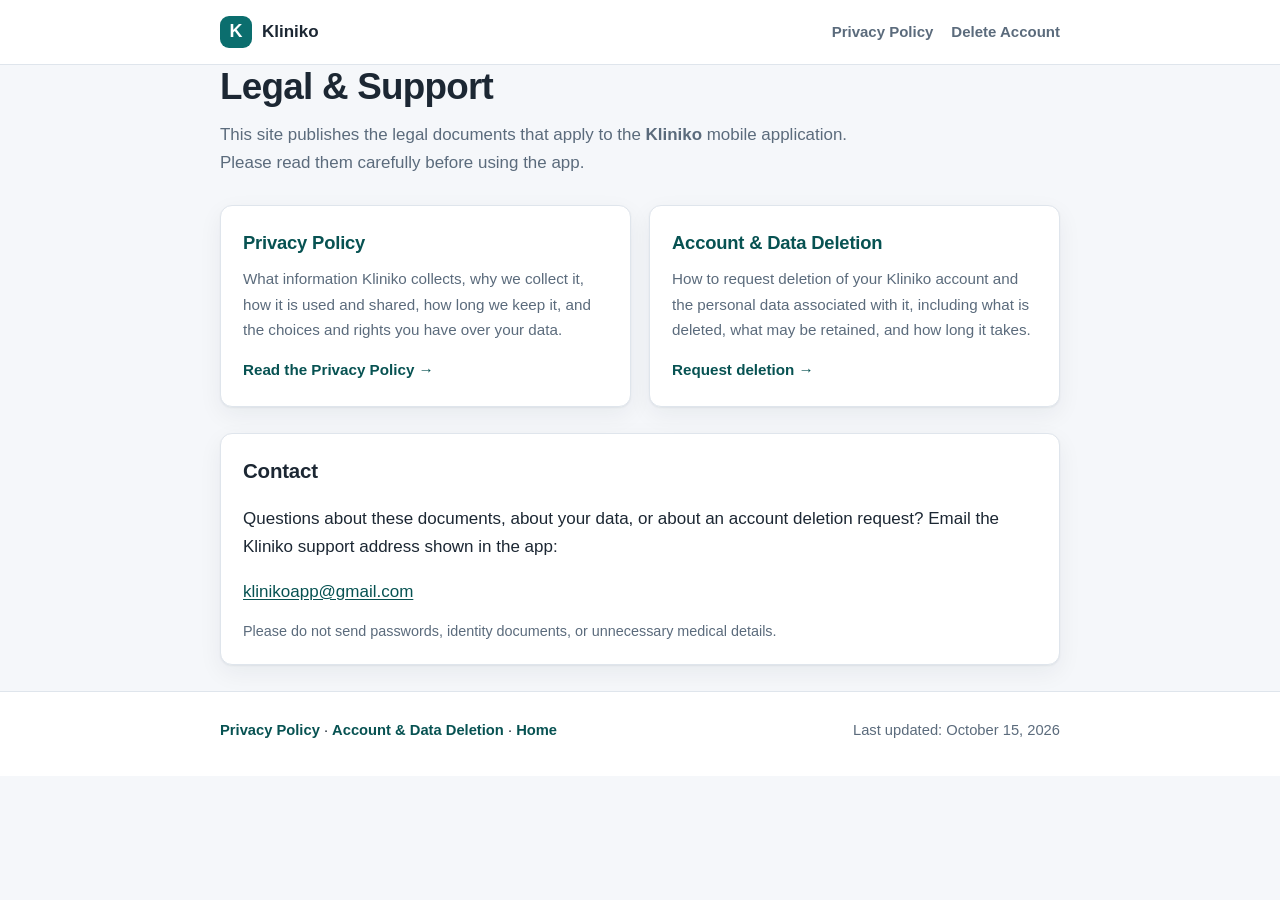
<file: index.html>
<!DOCTYPE html>
<html lang="en">
<head>
  <meta charset="utf-8" />
  <meta name="viewport" content="width=device-width, initial-scale=1" />
  <title>Kliniko &mdash; Legal &amp; Support</title>
  <meta name="description" content="Legal documents and support information for the Kliniko app: Privacy Policy and Account &amp; Data Deletion." />
  <link rel="stylesheet" href="assets/style.css" />
</head>
<body>
  <a class="skip-link" href="#main">Skip to content</a>

  <header class="site-header">
    <div class="wrap">
      <a class="brand" href="index.html">
        <span class="brand-mark" aria-hidden="true">K</span>
        <span class="brand-name">Kliniko</span>
      </a>
      <nav class="site-nav" aria-label="Legal documents">
        <a href="privacy.html">Privacy Policy</a>
        <a href="delete-account.html">Delete Account</a>
      </nav>
    </div>
  </header>

  <main id="main" class="wrap">
    <h1>Legal &amp; Support</h1>
    <p class="lede">
      This site publishes the legal documents that apply to the <strong>Kliniko</strong> mobile
      application. Please read them carefully before using the app.
    </p>

    <div class="cards">
      <a class="card" href="privacy.html">
        <h2>Privacy Policy</h2>
        <p>What information Kliniko collects, why we collect it, how it is used and shared, how long
          we keep it, and the choices and rights you have over your data.</p>
        <span class="card-cta">Read the Privacy Policy &rarr;</span>
      </a>

      <a class="card" href="delete-account.html">
        <h2>Account &amp; Data Deletion</h2>
        <p>How to request deletion of your Kliniko account and the personal data associated with it,
          including what is deleted, what may be retained, and how long it takes.</p>
        <span class="card-cta">Request deletion &rarr;</span>
      </a>
    </div>

    <section class="panel" aria-labelledby="contact">
      <h2 id="contact">Contact</h2>
      <p>
        Questions about these documents, about your data, or about an account deletion request?
        Email the Kliniko support address shown in the app:
      </p>
      <ul class="link-list">
        <li><a href="mailto:klinikoapp@gmail.com">klinikoapp@gmail.com</a></li>
      </ul>
      <p class="muted">
        Please do not send passwords, identity documents, or unnecessary medical details.
      </p>
    </section>
  </main>

  <footer class="site-footer">
    <div class="wrap">
      <p>
        <a href="privacy.html">Privacy Policy</a>
        <span aria-hidden="true">&middot;</span>
        <a href="delete-account.html">Account &amp; Data Deletion</a>
        <span aria-hidden="true">&middot;</span>
        <a href="index.html">Home</a>
      </p>
      <p class="muted">Last updated: October 15, 2026</p>
    </div>
  </footer>
</body>
</html>
</file>
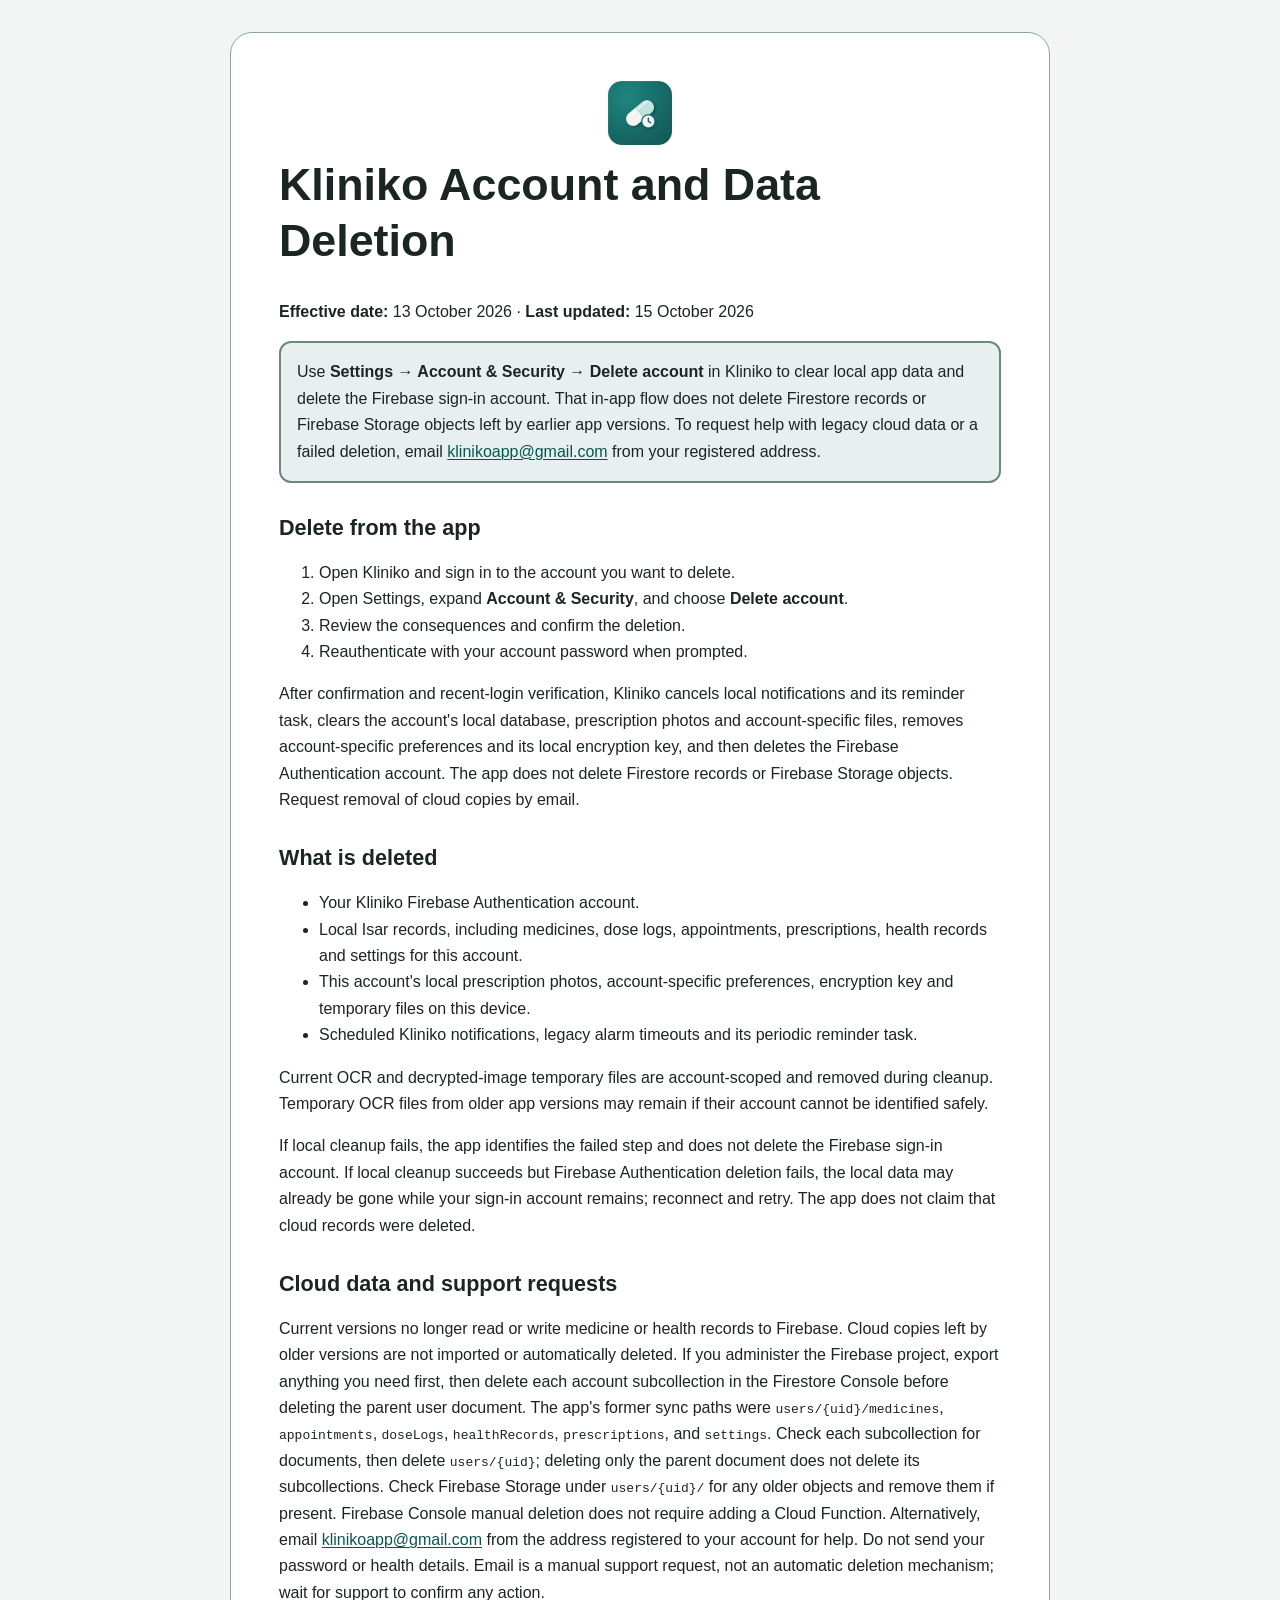
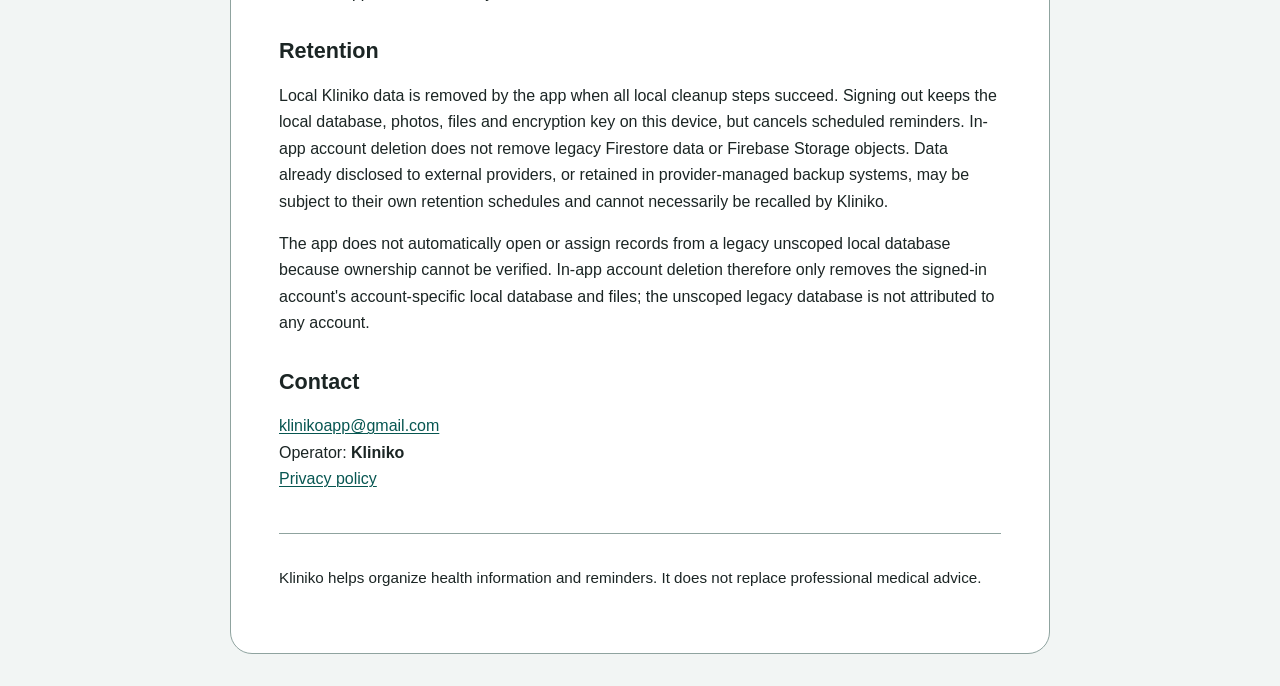
<file: delete-account.html>
<!doctype html>
<html lang="en">
  <head>
    <meta charset="utf-8">
    <meta name="viewport" content="width=device-width, initial-scale=1">
    <meta name="description" content="How to delete a Kliniko account and its data.">
    <meta name="color-scheme" content="light">
    <title>Kliniko Account and Data Deletion</title>
    <link rel="icon" type="image/png" href="assets/icon.png">
    <style>
      :root {
        color-scheme: light;
        font-family: Arial, Helvetica, sans-serif;
        color: #1b2524;
        background: #f2f5f4;
        line-height: 1.65;
      }
      body { margin: 0; }
      main {
        box-sizing: border-box;
        width: min(100% - 32px, 820px);
        margin: 32px auto;
        padding: clamp(22px, 5vw, 48px);
        background: #fff;
        border: 1px solid #8fa39f;
        border-radius: 22px;
      }
      h1, h2 { line-height: 1.25; }
      h1 { margin-top: 0; font-size: clamp(2rem, 6vw, 2.8rem); }
      h2 { margin-top: 2rem; font-size: 1.35rem; }
      a {
        color: #075651;
        text-decoration-thickness: 0.08em;
        text-underline-offset: 0.15em;
      }
      a:focus-visible { outline: 3px solid #075651; outline-offset: 3px; }
      .notice {
        padding: 16px;
        border: 2px solid #6f8682;
        border-radius: 12px;
        background: #e7f0ee;
      }
      footer {
        margin-top: 2.5rem;
        padding-top: 1rem;
        border-top: 1px solid #8fa39f;
        font-size: 0.95rem;
      }
    </style>
  </head>
  <body>
    <main>
      <header>
        <img src="assets/icon.png" alt="Kliniko" width="64" height="64" style="display:block;margin:0 auto 12px;border-radius:14px;">
        <h1>Kliniko Account and Data Deletion</h1>
        <p>
          <strong>Effective date:</strong> 13 October 2026 &middot;
          <strong>Last updated:</strong> 15 October 2026
        </p>
      </header>

      <p class="notice">
        Use <strong>Settings → Account &amp; Security → Delete account</strong> in
        Kliniko to
        clear local app data and delete the Firebase sign-in account. That
        in-app flow does not delete Firestore records or Firebase Storage
        objects left by earlier app versions. To request help with legacy
        cloud data or a failed deletion, email
        <a href="mailto:klinikoapp@gmail.com">klinikoapp@gmail.com</a> from
        your registered address.
      </p>

      <h2>Delete from the app</h2>
      <ol>
        <li>Open Kliniko and sign in to the account you want to delete.</li>
        <li>
          Open Settings, expand <strong>Account &amp; Security</strong>, and
          choose <strong>Delete account</strong>.
        </li>
        <li>Review the consequences and confirm the deletion.</li>
        <li>Reauthenticate with your account password when prompted.</li>
      </ol>
      <p>
        After confirmation and recent-login verification, Kliniko cancels
        local notifications and its reminder task, clears the account's local
        database, prescription photos and account-specific files, removes
        account-specific preferences and its local encryption key, and then
        deletes the Firebase Authentication account. The app does not delete
        Firestore records or Firebase Storage objects. Request removal of
        cloud copies by email.
      </p>

      <h2>What is deleted</h2>
      <ul>
        <li>Your Kliniko Firebase Authentication account.</li>
        <li>
          Local Isar records, including medicines, dose logs, appointments,
          prescriptions, health records and settings for this account.
        </li>
        <li>
          This account's local prescription photos, account-specific
          preferences, encryption key and temporary files on this device.
        </li>
        <li>
          Scheduled Kliniko notifications, legacy alarm timeouts and its
          periodic reminder task.
        </li>
      </ul>
      <p>
        Current OCR and decrypted-image temporary files are account-scoped and
        removed during cleanup. Temporary OCR files from older app versions
        may remain if their account cannot be identified safely.
      </p>
      <p>
        If local cleanup fails, the app identifies the failed step and does
        not delete the Firebase sign-in account. If local cleanup succeeds but
        Firebase Authentication deletion fails, the local data may already be
        gone while your sign-in account remains; reconnect and retry. The app
        does not claim that cloud records were deleted.
      </p>

      <h2>Cloud data and support requests</h2>
      <p>
        Current versions no longer read or write medicine or health records to
        Firebase. Cloud copies left by older versions are not imported or
        automatically deleted. If you administer the Firebase project, export
        anything you need first, then delete each account subcollection in the
        Firestore Console before deleting the parent user document. The app's
        former sync paths were
        <code>users/{uid}/medicines</code>,
        <code>appointments</code>, <code>doseLogs</code>,
        <code>healthRecords</code>, <code>prescriptions</code>, and
        <code>settings</code>. Check each subcollection for documents, then
        delete <code>users/{uid}</code>; deleting only the parent document
        does not delete its subcollections. Check Firebase Storage under
        <code>users/{uid}/</code> for any older objects and remove them if
        present. Firebase Console manual deletion does not require adding a
        Cloud Function.
        Alternatively, email
        <a href="mailto:klinikoapp@gmail.com">klinikoapp@gmail.com</a> from
        the address registered to your account for help. Do not send your
        password or health details. Email is a manual support request, not an
        automatic deletion mechanism; wait for support to confirm any action.
      </p>

      <h2>Retention</h2>
      <p>
        Local Kliniko data is removed by the app when all local cleanup steps
        succeed. Signing out keeps the local database, photos, files and
        encryption key on this device, but cancels scheduled reminders.
        In-app account deletion does not remove legacy Firestore data or
        Firebase Storage objects. Data already disclosed to external
        providers, or retained in provider-managed backup systems, may be
        subject to their own retention schedules and cannot necessarily be
        recalled by Kliniko.
      </p>
      <p>
        The app does not automatically open or assign records from a legacy
        unscoped local database because ownership cannot be verified. In-app
        account deletion therefore only removes the signed-in account's
        account-specific local database and files; the unscoped legacy
        database is not attributed to any account.
      </p>

      <h2>Contact</h2>
      <p>
        <a href="mailto:klinikoapp@gmail.com">klinikoapp@gmail.com</a><br>
        Operator: <strong>Kliniko</strong><br>
        <a href="privacy.html">Privacy policy</a>
      </p>
      <footer>
        <p>
          Kliniko helps organize health information and reminders. It does not
          replace professional medical advice.
        </p>
      </footer>
    </main>
  </body>
</html>
</file>
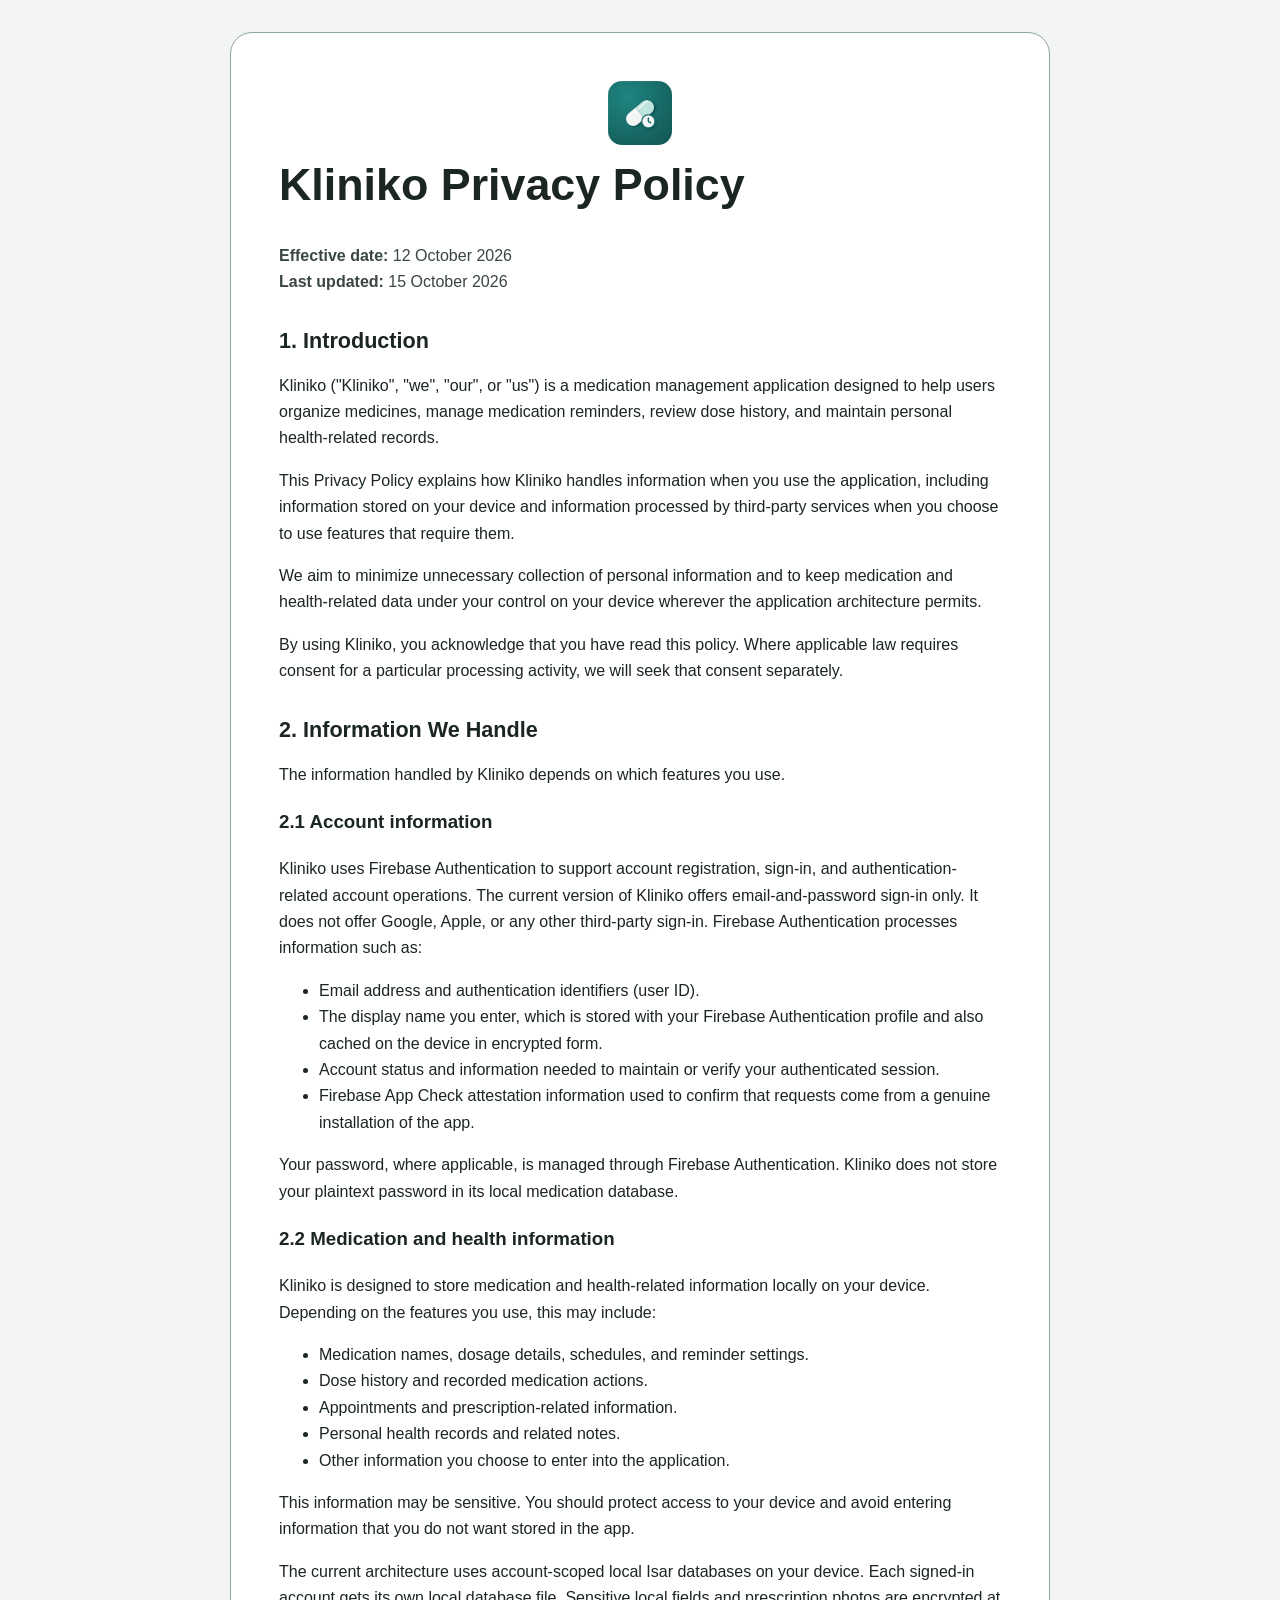
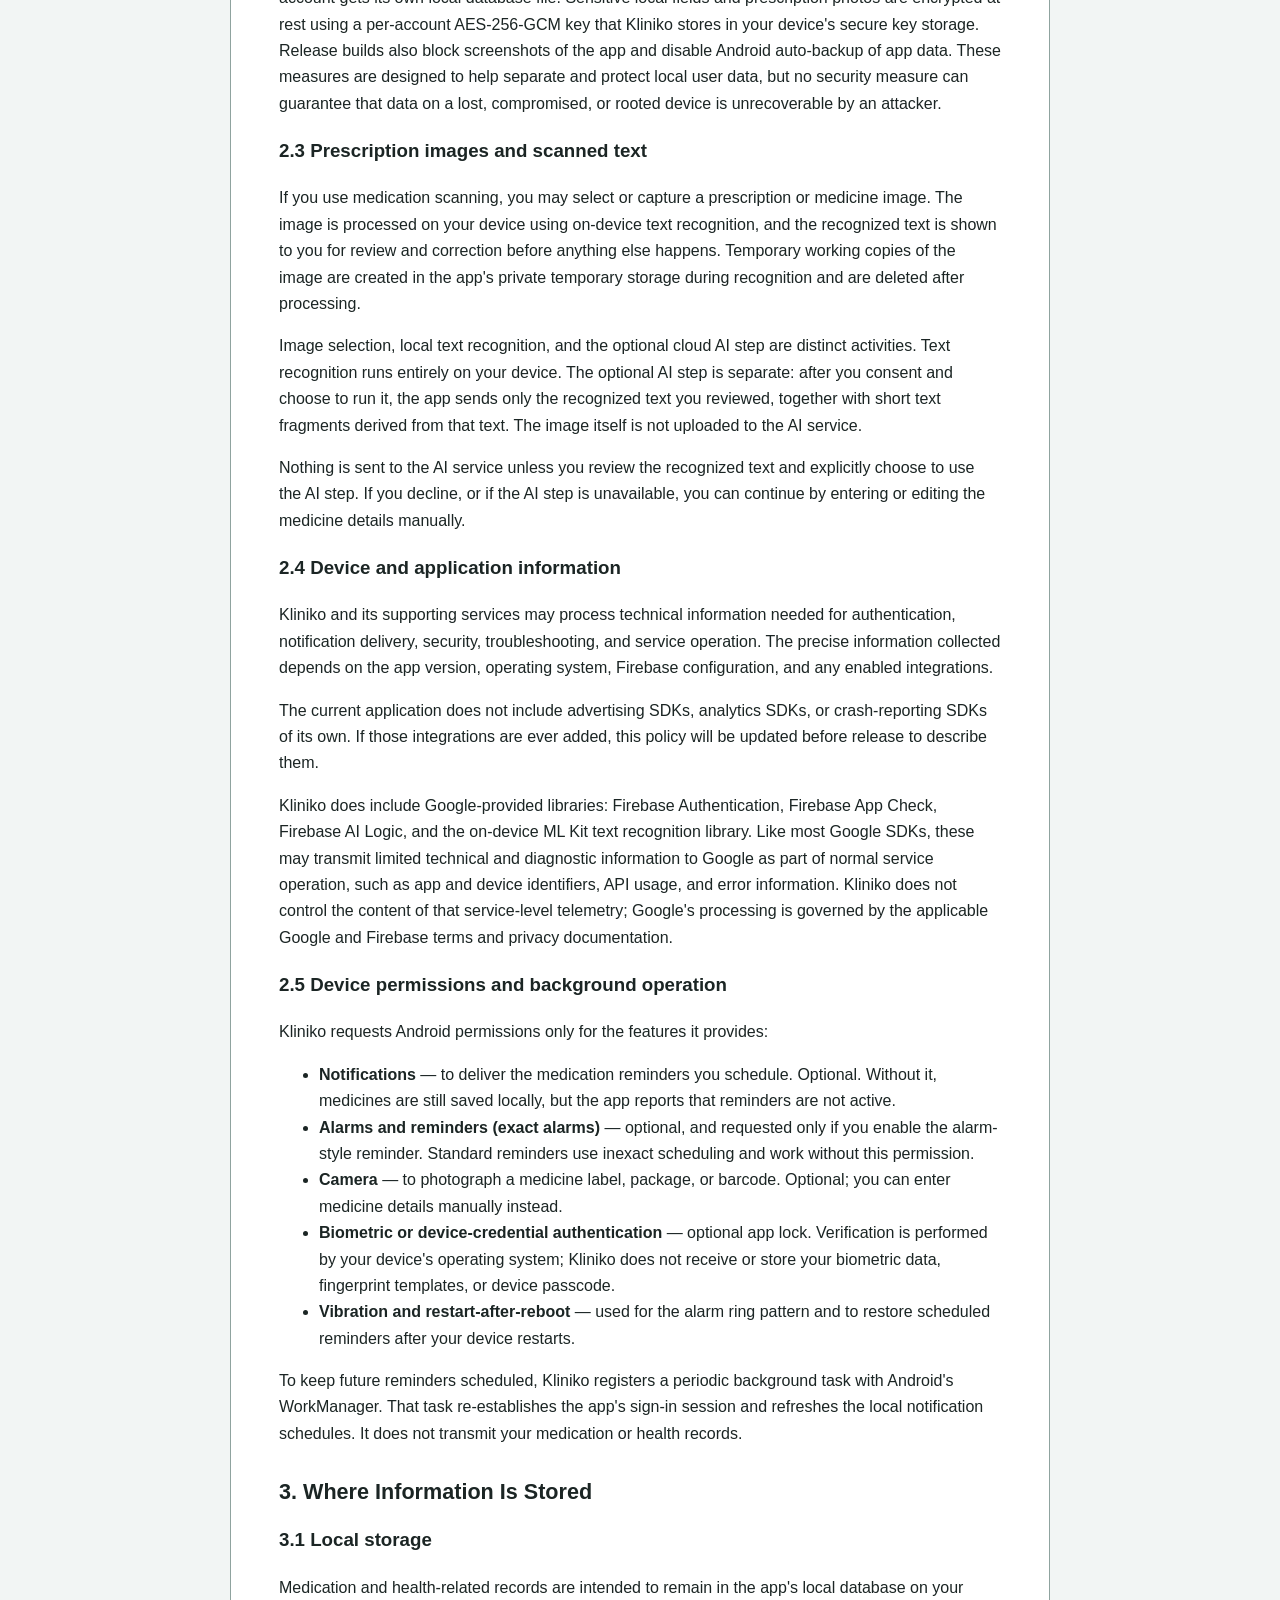
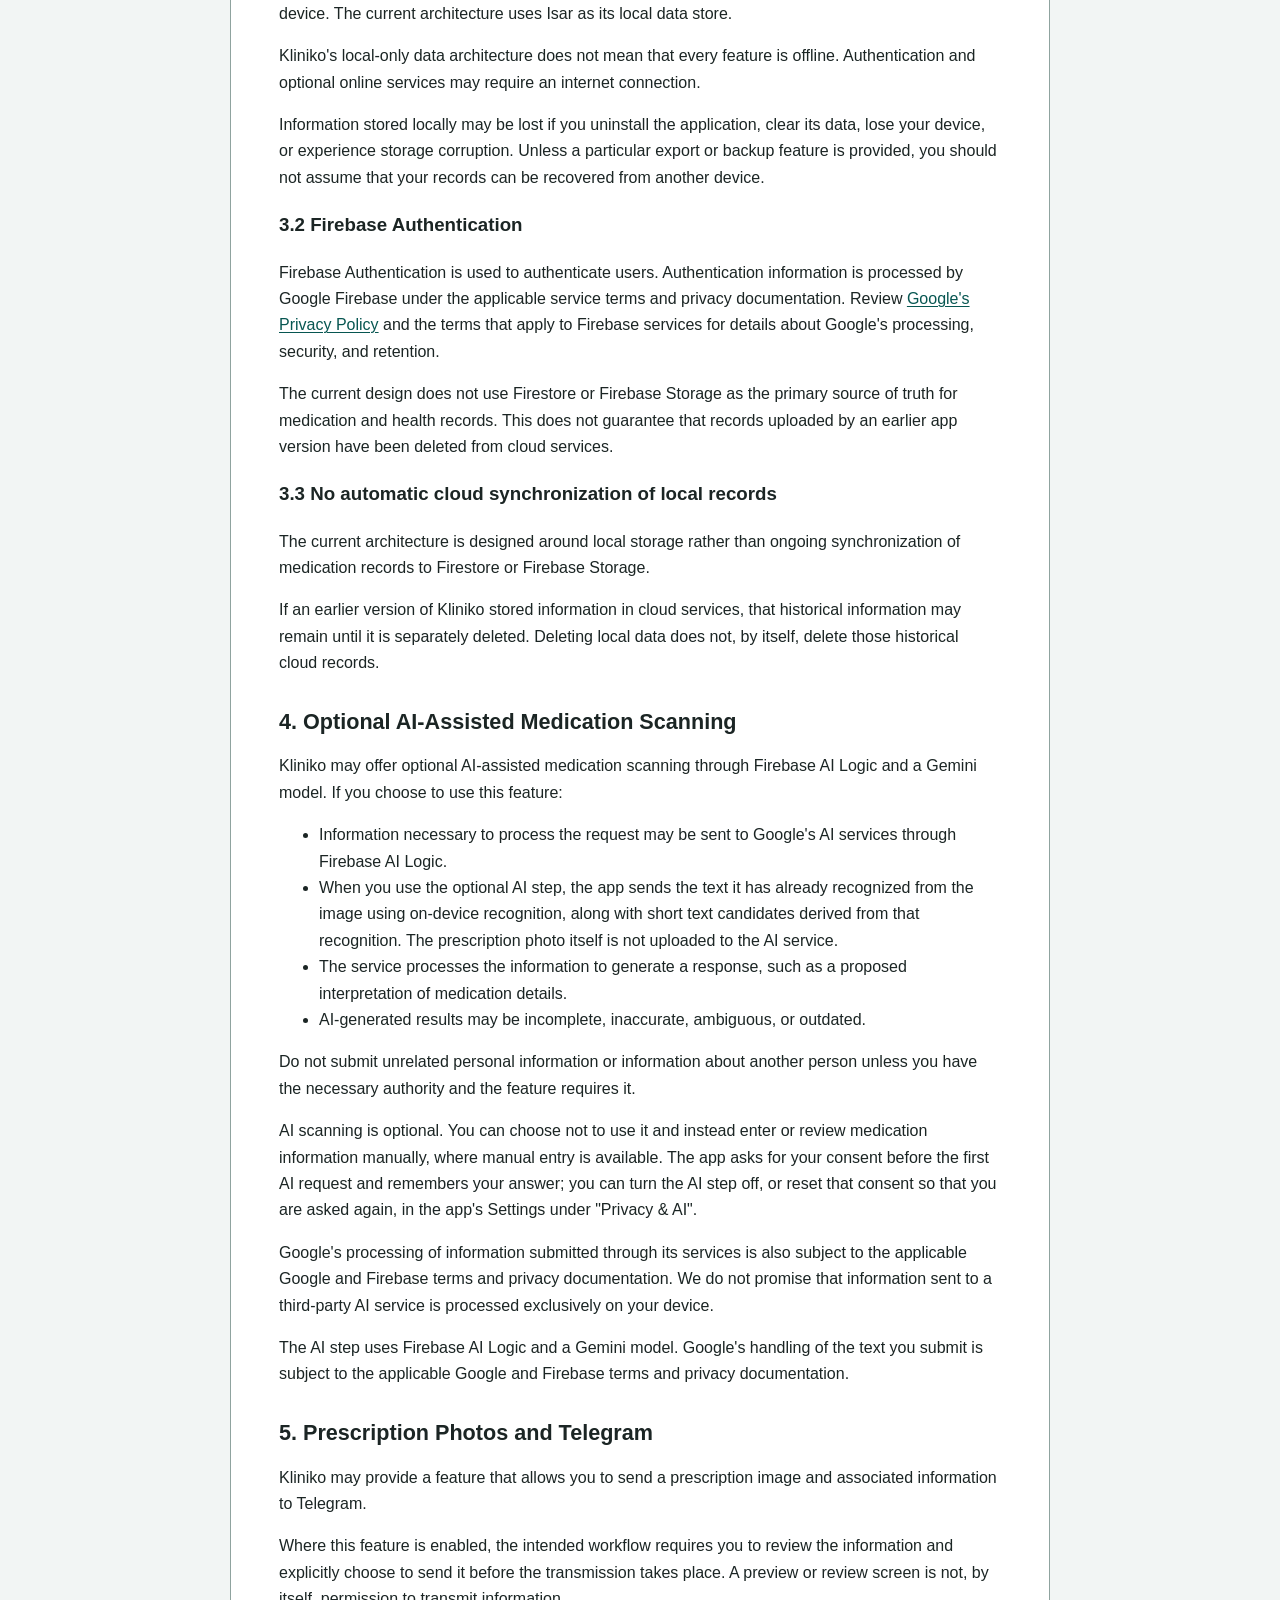
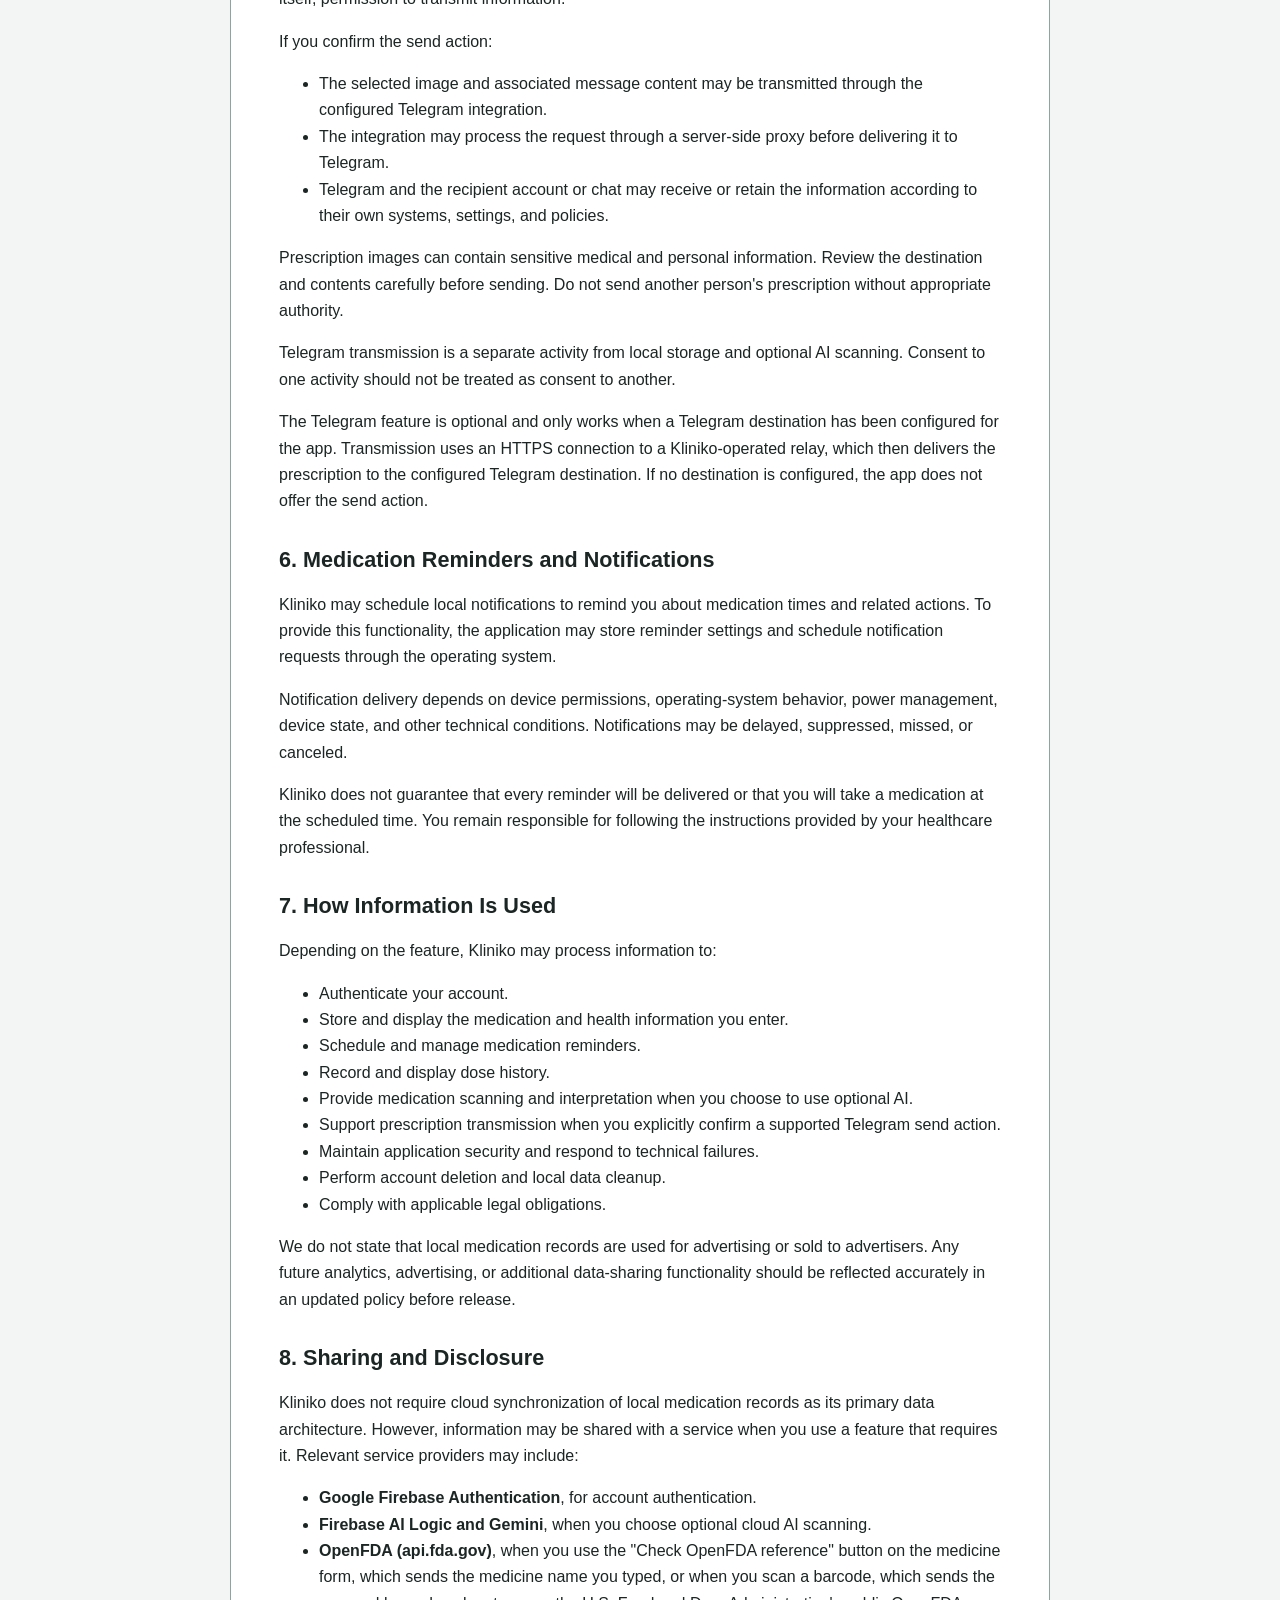
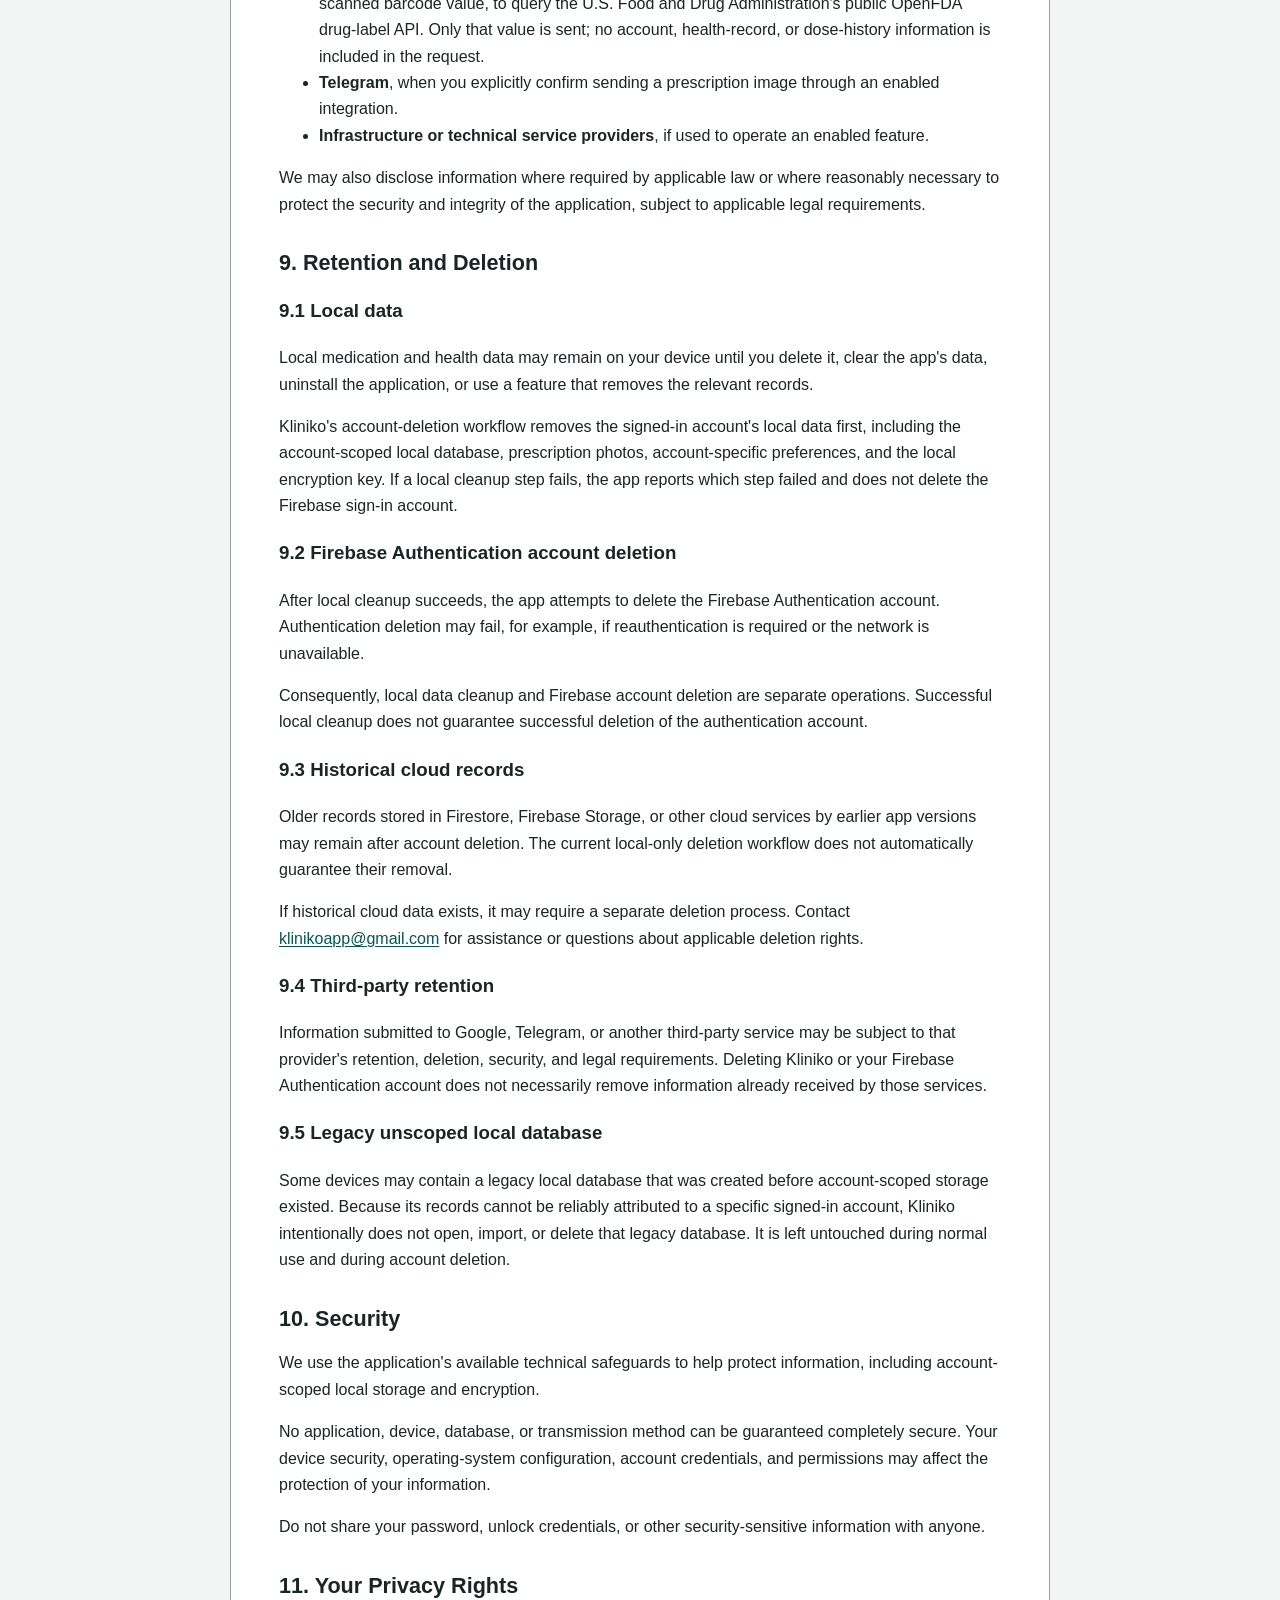
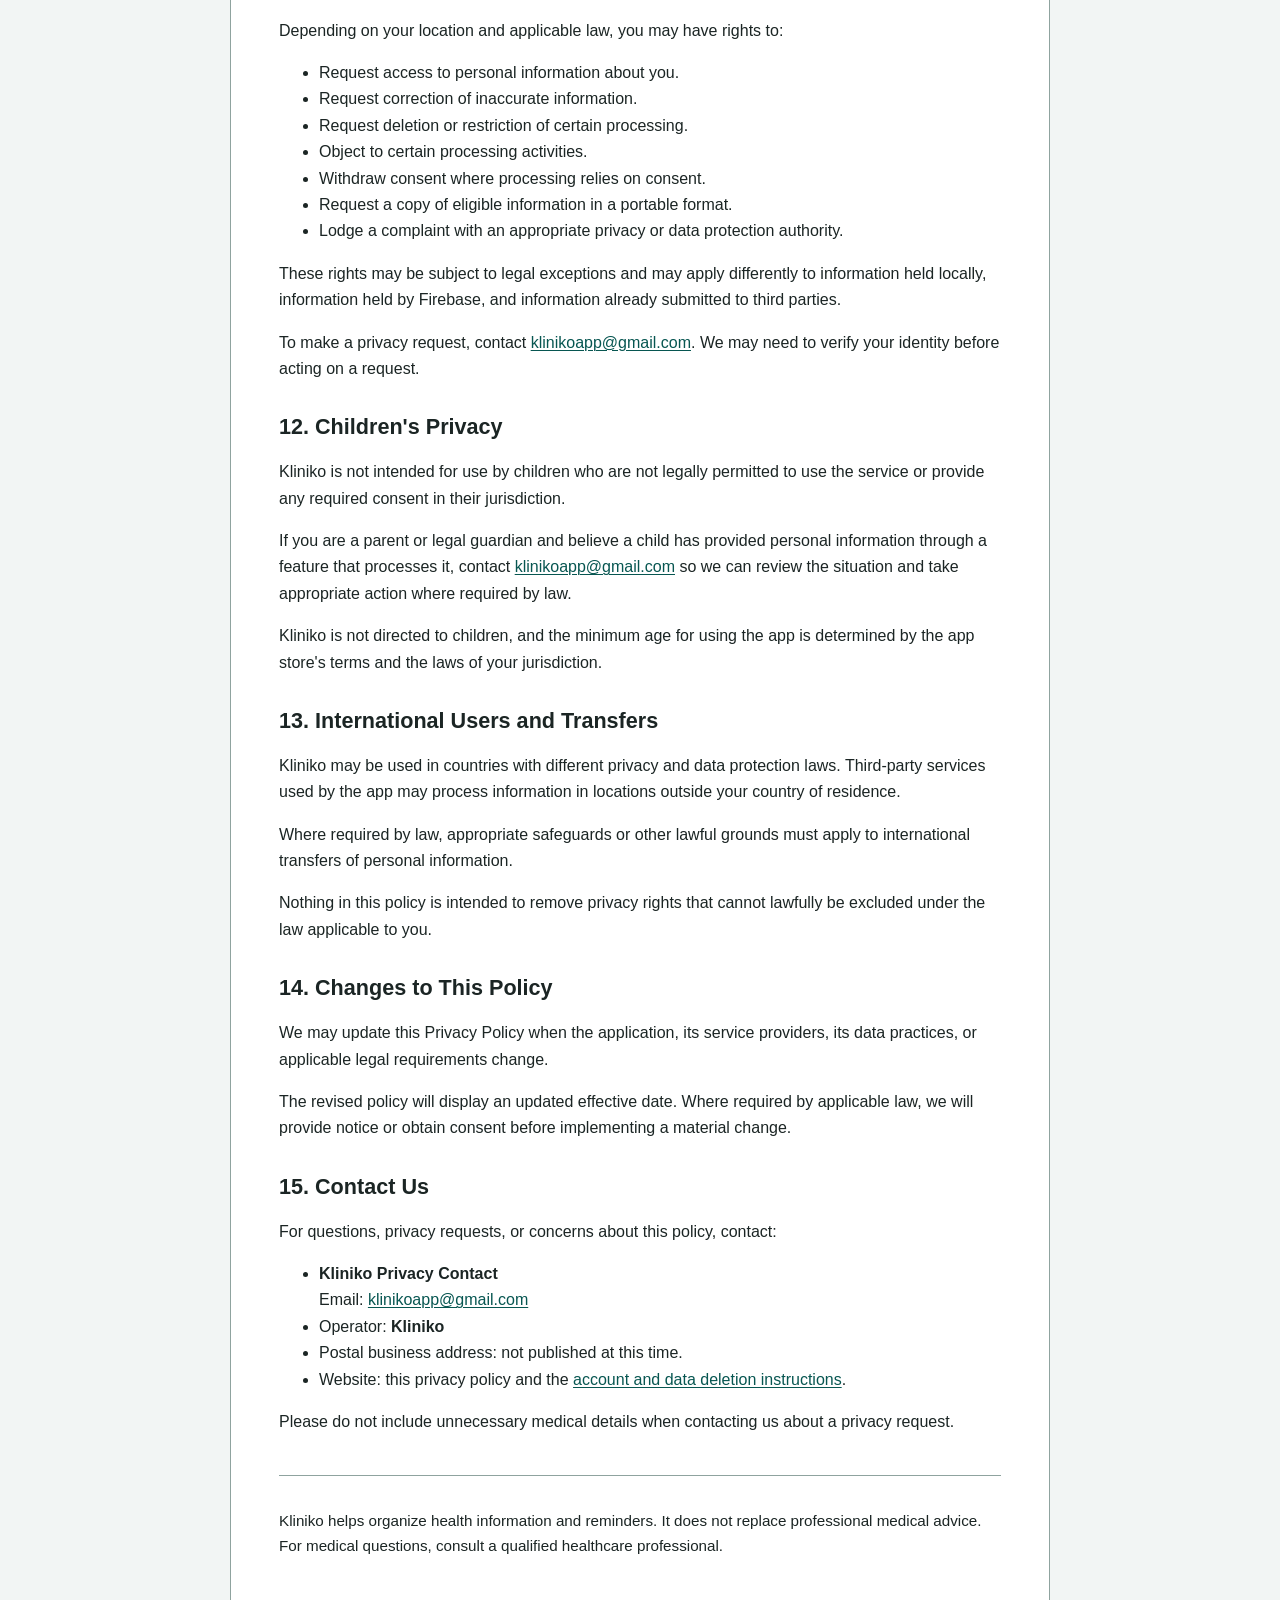
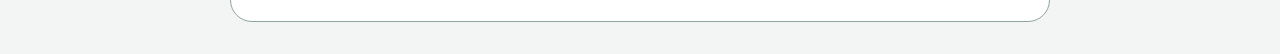
<file: privacy.html>
<!doctype html>
<html lang="en">
  <head>
    <meta charset="utf-8">
    <meta name="viewport" content="width=device-width, initial-scale=1">
    <meta name="description" content="Privacy policy for the Kliniko medicine reminder app.">
    <meta name="color-scheme" content="light">
    <title>Kliniko Privacy Policy</title>
    <link rel="icon" type="image/png" href="assets/icon.png">
    <style>
      :root {
        color-scheme: light;
        font-family: Arial, Helvetica, sans-serif;
        color: #1b2524;
        background: #f2f5f4;
        line-height: 1.65;
      }

      body {
        margin: 0;
      }

      main {
        box-sizing: border-box;
        width: min(100% - 32px, 820px);
        margin: 32px auto;
        padding: clamp(22px, 5vw, 48px);
        background: #fff;
        border: 1px solid #8fa39f;
        border-radius: 22px;
      }

      h1,
      h2 {
        line-height: 1.25;
      }

      h1 {
        margin-top: 0;
        font-size: clamp(2rem, 6vw, 2.8rem);
      }

      h2 {
        margin-top: 2rem;
        font-size: 1.35rem;
      }

      a {
        color: #075651;
        text-decoration-thickness: 0.08em;
        text-underline-offset: 0.15em;
      }

      a:focus-visible {
        outline: 3px solid #075651;
        outline-offset: 3px;
      }

      .notice {
        padding: 16px;
        border: 2px solid #6f8682;
        border-radius: 12px;
        background: #e7f0ee;
      }

      .updated {
        color: #3a4644;
      }

      footer {
        margin-top: 2.5rem;
        padding-top: 1rem;
        border-top: 1px solid #8fa39f;
        font-size: 0.95rem;
      }
    </style>
  </head>
  <body>
    <main>
      <header>
        <img src="assets/icon.png" alt="Kliniko" width="64" height="64" style="display:block;margin:0 auto 12px;border-radius:14px;">
        <h1>Kliniko Privacy Policy</h1>
        <p class="updated">
          <strong>Effective date:</strong> 12 October 2026<br>
          <strong>Last updated:</strong> 15 October 2026
        </p>
      </header>

      <h2>1. Introduction</h2>
      <p>
        Kliniko ("Kliniko", "we", "our", or "us") is a medication management
        application designed to help users organize medicines, manage
        medication reminders, review dose history, and maintain personal
        health-related records.
      </p>
      <p>
        This Privacy Policy explains how Kliniko handles information when you
        use the application, including information stored on your device and
        information processed by third-party services when you choose to use
        features that require them.
      </p>
      <p>
        We aim to minimize unnecessary collection of personal information and
        to keep medication and health-related data under your control on your
        device wherever the application architecture permits.
      </p>
      <p>
        By using Kliniko, you acknowledge that you have read this policy. Where
        applicable law requires consent for a particular processing activity,
        we will seek that consent separately.
      </p>

      <h2>2. Information We Handle</h2>
      <p>
        The information handled by Kliniko depends on which features you use.
      </p>

      <h3>2.1 Account information</h3>
      <p>
        Kliniko uses Firebase Authentication to support account registration,
        sign-in, and authentication-related account operations. The current
        version of Kliniko offers email-and-password sign-in only. It does not
        offer Google, Apple, or any other third-party sign-in. Firebase
        Authentication processes information such as:
      </p>
      <ul>
        <li>Email address and authentication identifiers (user ID).</li>
        <li>
          The display name you enter, which is stored with your Firebase
          Authentication profile and also cached on the device in encrypted
          form.
        </li>
        <li>
          Account status and information needed to maintain or verify your
          authenticated session.
        </li>
        <li>
          Firebase App Check attestation information used to confirm that
          requests come from a genuine installation of the app.
        </li>
      </ul>
      <p>
        Your password, where applicable, is managed through Firebase
        Authentication. Kliniko does not store your plaintext password in its
        local medication database.
      </p>

      <h3>2.2 Medication and health information</h3>
      <p>
        Kliniko is designed to store medication and health-related information
        locally on your device. Depending on the features you use, this may
        include:
      </p>
      <ul>
        <li>Medication names, dosage details, schedules, and reminder settings.</li>
        <li>Dose history and recorded medication actions.</li>
        <li>Appointments and prescription-related information.</li>
        <li>Personal health records and related notes.</li>
        <li>Other information you choose to enter into the application.</li>
      </ul>
      <p>
        This information may be sensitive. You should protect access to your
        device and avoid entering information that you do not want stored in
        the app.
      </p>
      <p>
        The current architecture uses account-scoped local Isar databases on your
        device. Each signed-in account gets its own local database file. Sensitive
        local fields and prescription photos are encrypted at rest using a
        per-account AES-256-GCM key that Kliniko stores in your device's secure
        key storage. Release builds also block screenshots of the app and disable
        Android auto-backup of app data. These measures are designed to help
        separate and protect local user data, but no security measure can
        guarantee that data on a lost, compromised, or rooted device is
        unrecoverable by an attacker.
      </p>

      <h3>2.3 Prescription images and scanned text</h3>
      <p>
        If you use medication scanning, you may select or capture a
        prescription or medicine image. The image is processed on your device
        using on-device text recognition, and the recognized text is shown to
        you for review and correction before anything else happens. Temporary
        working copies of the image are created in the app's private temporary
        storage during recognition and are deleted after processing.
      </p>
      <p>
        Image selection, local text recognition, and the optional cloud AI step
        are distinct activities. Text recognition runs entirely on your device.
        The optional AI step is separate: after you consent and choose to run
        it, the app sends only the recognized text you reviewed, together with
        short text fragments derived from that text. The image itself is not
        uploaded to the AI service.
      </p>
      <p>
        Nothing is sent to the AI service unless you review the recognized text
        and explicitly choose to use the AI step. If you decline, or if the AI
        step is unavailable, you can continue by entering or editing the
        medicine details manually.
      </p>

      <h3>2.4 Device and application information</h3>
      <p>
        Kliniko and its supporting services may process technical information
        needed for authentication, notification delivery, security,
        troubleshooting, and service operation. The precise information
        collected depends on the app version, operating system, Firebase
        configuration, and any enabled integrations.
      </p>
      <p>
        The current application does not include advertising SDKs, analytics
        SDKs, or crash-reporting SDKs of its own. If those integrations are ever
        added, this policy will be updated before release to describe them.
      </p>
      <p>
        Kliniko does include Google-provided libraries: Firebase Authentication,
        Firebase App Check, Firebase AI Logic, and the on-device ML Kit text
        recognition library. Like most Google SDKs, these may transmit limited
        technical and diagnostic information to Google as part of normal service
        operation, such as app and device identifiers, API usage, and error
        information. Kliniko does not control the content of that service-level
        telemetry; Google's processing is governed by the applicable Google and
        Firebase terms and privacy documentation.
      </p>

      <h3>2.5 Device permissions and background operation</h3>
      <p>
        Kliniko requests Android permissions only for the features it provides:
      </p>
      <ul>
        <li>
          <strong>Notifications</strong> — to deliver the medication reminders
          you schedule. Optional. Without it, medicines are still saved locally,
          but the app reports that reminders are not active.
        </li>
        <li>
          <strong>Alarms and reminders (exact alarms)</strong> — optional, and
          requested only if you enable the alarm-style reminder. Standard
          reminders use inexact scheduling and work without this permission.
        </li>
        <li>
          <strong>Camera</strong> — to photograph a medicine label, package, or
          barcode. Optional; you can enter medicine details manually instead.
        </li>
        <li>
          <strong>Biometric or device-credential authentication</strong> —
          optional app lock. Verification is performed by your device's
          operating system; Kliniko does not receive or store your biometric
          data, fingerprint templates, or device passcode.
        </li>
        <li>
          <strong>Vibration and restart-after-reboot</strong> — used for the
          alarm ring pattern and to restore scheduled reminders after your
          device restarts.
        </li>
      </ul>
      <p>
        To keep future reminders scheduled, Kliniko registers a periodic
        background task with Android's WorkManager. That task re-establishes the
        app's sign-in session and refreshes the local notification schedules. It
        does not transmit your medication or health records.
      </p>

      <h2>3. Where Information Is Stored</h2>

      <h3>3.1 Local storage</h3>
      <p>
        Medication and health-related records are intended to remain in the
        app's local database on your device. The current architecture uses Isar
        as its local data store.
      </p>
      <p>
        Kliniko's local-only data architecture does not mean that every feature
        is offline. Authentication and optional online services may require an
        internet connection.
      </p>
      <p>
        Information stored locally may be lost if you uninstall the application,
        clear its data, lose your device, or experience storage corruption.
        Unless a particular export or backup feature is provided, you should not
        assume that your records can be recovered from another device.
      </p>

      <h3>3.2 Firebase Authentication</h3>
      <p>
        Firebase Authentication is used to authenticate users. Authentication
        information is processed by Google Firebase under the applicable service
        terms and privacy documentation. Review
        <a href="https://policies.google.com/privacy">Google's Privacy Policy</a>
        and the terms that apply to Firebase services for details about Google's
        processing, security, and retention.
      </p>
      <p>
        The current design does not use Firestore or Firebase Storage as the
        primary source of truth for medication and health records. This does not
        guarantee that records uploaded by an earlier app version have been
        deleted from cloud services.
      </p>

      <h3>3.3 No automatic cloud synchronization of local records</h3>
      <p>
        The current architecture is designed around local storage rather than
        ongoing synchronization of medication records to Firestore or Firebase
        Storage.
      </p>
      <p>
        If an earlier version of Kliniko stored information in cloud services,
        that historical information may remain until it is separately deleted.
        Deleting local data does not, by itself, delete those historical cloud
        records.
      </p>

      <h2>4. Optional AI-Assisted Medication Scanning</h2>
      <p>
        Kliniko may offer optional AI-assisted medication scanning through
        Firebase AI Logic and a Gemini model. If you choose to use this feature:
      </p>
      <ul>
        <li>
          Information necessary to process the request may be sent to Google's
          AI services through Firebase AI Logic.
        </li>
        <li>
          When you use the optional AI step, the app sends the text it has
          already recognized from the image using on-device recognition, along
          with short text candidates derived from that recognition. The
          prescription photo itself is not uploaded to the AI service.
        </li>
        <li>
          The service processes the information to generate a response, such as
          a proposed interpretation of medication details.
        </li>
        <li>
          AI-generated results may be incomplete, inaccurate, ambiguous, or
          outdated.
        </li>
      </ul>
      <p>
        Do not submit unrelated personal information or information about another
        person unless you have the necessary authority and the feature requires
        it.
      </p>
      <p>
        AI scanning is optional. You can choose not to use it and instead enter
        or review medication information manually, where manual entry is
        available. The app asks for your consent before the first AI request and
        remembers your answer; you can turn the AI step off, or reset that
        consent so that you are asked again, in the app's Settings under
        "Privacy &amp; AI".
      </p>
      <p>
        Google's processing of information submitted through its services is also
        subject to the applicable Google and Firebase terms and privacy
        documentation. We do not promise that information sent to a third-party
        AI service is processed exclusively on your device.
      </p>
      <p>
        The AI step uses Firebase AI Logic and a Gemini model. Google's handling
        of the text you submit is subject to the applicable Google and Firebase
        terms and privacy documentation.
      </p>

      <h2>5. Prescription Photos and Telegram</h2>
      <p>
        Kliniko may provide a feature that allows you to send a prescription
        image and associated information to Telegram.
      </p>
      <p>
        Where this feature is enabled, the intended workflow requires you to
        review the information and explicitly choose to send it before the
        transmission takes place. A preview or review screen is not, by itself,
        permission to transmit information.
      </p>
      <p>If you confirm the send action:</p>
      <ul>
        <li>
          The selected image and associated message content may be transmitted
          through the configured Telegram integration.
        </li>
        <li>
          The integration may process the request through a server-side proxy
          before delivering it to Telegram.
        </li>
        <li>
          Telegram and the recipient account or chat may receive or retain the
          information according to their own systems, settings, and policies.
        </li>
      </ul>
      <p>
        Prescription images can contain sensitive medical and personal
        information. Review the destination and contents carefully before
        sending. Do not send another person's prescription without appropriate
        authority.
      </p>
      <p>
        Telegram transmission is a separate activity from local storage and
        optional AI scanning. Consent to one activity should not be treated as
        consent to another.
      </p>
      <p>
        The Telegram feature is optional and only works when a Telegram
        destination has been configured for the app. Transmission uses an HTTPS
        connection to a Kliniko-operated relay, which then delivers the
        prescription to the configured Telegram destination. If no destination
        is configured, the app does not offer the send action.
      </p>

      <h2>6. Medication Reminders and Notifications</h2>
      <p>
        Kliniko may schedule local notifications to remind you about medication
        times and related actions. To provide this functionality, the
        application may store reminder settings and schedule notification
        requests through the operating system.
      </p>
      <p>
        Notification delivery depends on device permissions, operating-system
        behavior, power management, device state, and other technical
        conditions. Notifications may be delayed, suppressed, missed, or
        canceled.
      </p>
      <p>
        Kliniko does not guarantee that every reminder will be delivered or that
        you will take a medication at the scheduled time. You remain responsible
        for following the instructions provided by your healthcare professional.
      </p>

      <h2>7. How Information Is Used</h2>
      <p>Depending on the feature, Kliniko may process information to:</p>
      <ul>
        <li>Authenticate your account.</li>
        <li>Store and display the medication and health information you enter.</li>
        <li>Schedule and manage medication reminders.</li>
        <li>Record and display dose history.</li>
        <li>
          Provide medication scanning and interpretation when you choose to use
          optional AI.
        </li>
        <li>
          Support prescription transmission when you explicitly confirm a
          supported Telegram send action.
        </li>
        <li>Maintain application security and respond to technical failures.</li>
        <li>Perform account deletion and local data cleanup.</li>
        <li>Comply with applicable legal obligations.</li>
      </ul>
      <p>
        We do not state that local medication records are used for advertising or
        sold to advertisers. Any future analytics, advertising, or additional
        data-sharing functionality should be reflected accurately in an updated
        policy before release.
      </p>

      <h2>8. Sharing and Disclosure</h2>
      <p>
        Kliniko does not require cloud synchronization of local medication
        records as its primary data architecture. However, information may be
        shared with a service when you use a feature that requires it. Relevant
        service providers may include:
      </p>
      <ul>
        <li>
          <strong>Google Firebase Authentication</strong>, for account
          authentication.
        </li>
        <li>
          <strong>Firebase AI Logic and Gemini</strong>, when you choose optional
          cloud AI scanning.
        </li>
        <li>
          <strong>OpenFDA (api.fda.gov)</strong>, when you use the "Check
          OpenFDA reference" button on the medicine form, which sends the
          medicine name you typed, or when you scan a barcode, which sends the
          scanned barcode value, to query the U.S. Food and Drug
          Administration's public OpenFDA drug-label API. Only that value is
          sent; no account, health-record, or dose-history information is
          included in the request.
        </li>
        <li>
          <strong>Telegram</strong>, when you explicitly confirm sending a
          prescription image through an enabled integration.
        </li>
        <li>
          <strong>Infrastructure or technical service providers</strong>, if used
          to operate an enabled feature.
        </li>
      </ul>
      <p>
        We may also disclose information where required by applicable law or
        where reasonably necessary to protect the security and integrity of the
        application, subject to applicable legal requirements.
      </p>

      <h2>9. Retention and Deletion</h2>

      <h3>9.1 Local data</h3>
      <p>
        Local medication and health data may remain on your device until you
        delete it, clear the app's data, uninstall the application, or use a
        feature that removes the relevant records.
      </p>
      <p>
        Kliniko's account-deletion workflow removes the signed-in account's
        local data first, including the account-scoped local database,
        prescription photos, account-specific preferences, and the local
        encryption key. If a local cleanup step fails, the app reports which step
        failed and does not delete the Firebase sign-in account.
      </p>

      <h3>9.2 Firebase Authentication account deletion</h3>
      <p>
        After local cleanup succeeds, the app attempts to delete the Firebase
        Authentication account. Authentication deletion may fail, for example,
        if reauthentication is required or the network is unavailable.
      </p>
      <p>
        Consequently, local data cleanup and Firebase account deletion are
        separate operations. Successful local cleanup does not guarantee
        successful deletion of the authentication account.
      </p>

      <h3>9.3 Historical cloud records</h3>
      <p>
        Older records stored in Firestore, Firebase Storage, or other cloud
        services by earlier app versions may remain after account deletion. The
        current local-only deletion workflow does not automatically guarantee
        their removal.
      </p>
      <p>
        If historical cloud data exists, it may require a separate deletion
        process. Contact
        <a href="mailto:klinikoapp@gmail.com">klinikoapp@gmail.com</a> for
        assistance or questions about applicable deletion rights.
      </p>

      <h3>9.4 Third-party retention</h3>
      <p>
        Information submitted to Google, Telegram, or another third-party service
        may be subject to that provider's retention, deletion, security, and
        legal requirements. Deleting Kliniko or your Firebase Authentication
        account does not necessarily remove information already received by
        those services.
      </p>

      <h3>9.5 Legacy unscoped local database</h3>
      <p>
        Some devices may contain a legacy local database that was created before
        account-scoped storage existed. Because its records cannot be reliably
        attributed to a specific signed-in account, Kliniko intentionally does
        not open, import, or delete that legacy database. It is left untouched
        during normal use and during account deletion.
      </p>

      <h2>10. Security</h2>
      <p>
        We use the application's available technical safeguards to help protect
        information, including account-scoped local storage and encryption.
      </p>
      <p>
        No application, device, database, or transmission method can be
        guaranteed completely secure. Your device security, operating-system
        configuration, account credentials, and permissions may affect the
        protection of your information.
      </p>
      <p>
        Do not share your password, unlock credentials, or other
        security-sensitive information with anyone.
      </p>

      <h2>11. Your Privacy Rights</h2>
      <p>
        Depending on your location and applicable law, you may have rights to:
      </p>
      <ul>
        <li>Request access to personal information about you.</li>
        <li>Request correction of inaccurate information.</li>
        <li>Request deletion or restriction of certain processing.</li>
        <li>Object to certain processing activities.</li>
        <li>Withdraw consent where processing relies on consent.</li>
        <li>Request a copy of eligible information in a portable format.</li>
        <li>
          Lodge a complaint with an appropriate privacy or data protection
          authority.
        </li>
      </ul>
      <p>
        These rights may be subject to legal exceptions and may apply differently
        to information held locally, information held by Firebase, and
        information already submitted to third parties.
      </p>
      <p>
        To make a privacy request, contact
        <a href="mailto:klinikoapp@gmail.com">klinikoapp@gmail.com</a>. We may
        need to verify your identity before acting on a request.
      </p>

      <h2>12. Children's Privacy</h2>
      <p>
        Kliniko is not intended for use by children who are not legally permitted
        to use the service or provide any required consent in their jurisdiction.
      </p>
      <p>
        If you are a parent or legal guardian and believe a child has provided
        personal information through a feature that processes it, contact
        <a href="mailto:klinikoapp@gmail.com">klinikoapp@gmail.com</a> so we can
        review the situation and take appropriate action where required by law.
      </p>
      <p>
        Kliniko is not directed to children, and the minimum age for using the
        app is determined by the app store's terms and the laws of your
        jurisdiction.
      </p>

      <h2>13. International Users and Transfers</h2>
      <p>
        Kliniko may be used in countries with different privacy and data
        protection laws. Third-party services used by the app may process
        information in locations outside your country of residence.
      </p>
      <p>
        Where required by law, appropriate safeguards or other lawful grounds must
        apply to international transfers of personal information.
      </p>
      <p>
        Nothing in this policy is intended to remove privacy rights that cannot
        lawfully be excluded under the law applicable to you.
      </p>

      <h2>14. Changes to This Policy</h2>
      <p>
        We may update this Privacy Policy when the application, its service
        providers, its data practices, or applicable legal requirements change.
      </p>
      <p>
        The revised policy will display an updated effective date. Where required
        by applicable law, we will provide notice or obtain consent before
        implementing a material change.
      </p>

      <h2>15. Contact Us</h2>
      <p>
        For questions, privacy requests, or concerns about this policy, contact:
      </p>
      <ul>
        <li>
          <strong>Kliniko Privacy Contact</strong><br>
          Email:
          <a href="mailto:klinikoapp@gmail.com">klinikoapp@gmail.com</a>
        </li>
        <li>
          Operator: <strong>Kliniko</strong>
        </li>
        <li>
          Postal business address: not published at this time.
        </li>
        <li>
          Website: this privacy policy and the
          <a href="delete-account.html">account and data deletion instructions</a>.
        </li>
      </ul>
      <p>
        Please do not include unnecessary medical details when contacting us
        about a privacy request.
      </p>

      <footer>
        <p>
          Kliniko helps organize health information and reminders. It does not
          replace professional medical advice. For medical questions, consult
          a qualified healthcare professional.
        </p>
      </footer>
    </main>
  </body>
</html>
</file>
<file: assets/style.css>
/* Kliniko legal pages — shared stylesheet (self-contained, no external requests) */
:root {
  --bg: #f5f7fa;
  --surface: #ffffff;
  --text: #1c2733;
  --muted: #5b6b7c;
  --line: #dfe5ec;
  --accent: #0b6e6e;
  --accent-dark: #075252;
  --accent-soft: #e6f2f2;
  --radius: 12px;
  --shadow: 0 1px 2px rgba(16, 32, 48, .06), 0 8px 24px rgba(16, 32, 48, .06);
}

*, *::before, *::after { box-sizing: border-box; }

html { -webkit-text-size-adjust: 100%; scroll-behavior: smooth; }

body {
  margin: 0;
  background: var(--bg);
  color: var(--text);
  font-family: -apple-system, BlinkMacSystemFont, "Segoe UI", Roboto, "Helvetica Neue", Arial, sans-serif;
  font-size: 17px;
  line-height: 1.65;
}

.wrap { width: 100%; max-width: 880px; margin: 0 auto; padding: 0 20px; }

.skip-link {
  position: absolute; left: -9999px; top: 0;
  background: var(--accent); color: #fff; padding: 10px 16px; border-radius: 0 0 8px 0; z-index: 10;
}
.skip-link:focus { left: 0; }

a { color: var(--accent-dark); text-underline-offset: 2px; }
a:hover { color: var(--accent); }
a:focus-visible { outline: 3px solid var(--accent); outline-offset: 2px; border-radius: 3px; }

/* ---------- Header ---------- */
.site-header {
  background: var(--surface);
  border-bottom: 1px solid var(--line);
  position: sticky; top: 0; z-index: 5;
}
.site-header .wrap {
  display: flex; flex-wrap: wrap; align-items: center; justify-content: space-between;
  gap: 8px 20px; min-height: 64px;
}
.brand { display: inline-flex; align-items: center; gap: 10px; text-decoration: none; color: var(--text); font-weight: 700; }
.brand-mark {
  display: inline-grid; place-items: center;
  width: 32px; height: 32px; border-radius: 9px;
  background: var(--accent); color: #fff; font-size: 18px; font-weight: 700;
}
.site-nav { display: flex; flex-wrap: wrap; gap: 18px; }
.site-nav a { text-decoration: none; color: var(--muted); font-size: 15px; font-weight: 600; }
.site-nav a:hover, .site-nav a[aria-current="page"] { color: var(--accent-dark); text-decoration: underline; }

/* ---------- Layout ---------- */
main { padding: 36px 20px 56px; }
h1 { font-size: clamp(1.7rem, 4vw, 2.3rem); line-height: 1.2; margin: 0 0 12px; letter-spacing: -.02em; }
h2 { font-size: 1.28rem; margin: 34px 0 10px; letter-spacing: -.01em; }
h3 { font-size: 1.06rem; margin: 22px 0 8px; }
p, li { color: var(--text); }
ul, ol { padding-left: 22px; }
li { margin: 6px 0; }
.lede { font-size: 1.06rem; color: var(--muted); margin: 0 0 8px; max-width: 68ch; }
.muted { color: var(--muted); font-size: .9rem; }
hr { border: 0; border-top: 1px solid var(--line); margin: 34px 0; }

/* ---------- Cards (index) ---------- */
.cards { display: grid; grid-template-columns: repeat(auto-fit, minmax(260px, 1fr)); gap: 18px; margin: 28px 0 8px; }
.card {
  display: block; background: var(--surface); border: 1px solid var(--line);
  border-radius: var(--radius); padding: 22px; text-decoration: none; color: inherit;
  box-shadow: var(--shadow); transition: transform .12s ease, border-color .12s ease;
}
.card:hover { transform: translateY(-2px); border-color: var(--accent); }
.card h2 { margin: 0 0 8px; font-size: 1.15rem; color: var(--accent-dark); }
.card p { margin: 0 0 14px; color: var(--muted); font-size: .95rem; }
.card-cta { font-weight: 600; font-size: .95rem; color: var(--accent-dark); }

/* ---------- Panels / tables ---------- */
.panel {
  background: var(--surface); border: 1px solid var(--line);
  border-radius: var(--radius); padding: 20px 22px; margin: 26px 0; box-shadow: var(--shadow);
}
.panel > :first-child { margin-top: 0; }
.panel > :last-child { margin-bottom: 0; }
.link-list { list-style: none; padding: 0; margin: 12px 0 0; }
.link-list li { margin: 6px 0; word-break: break-word; }
.meta { background: var(--accent-soft); border-left: 4px solid var(--accent); padding: 12px 16px; border-radius: 8px; margin: 18px 0; }
.meta p { margin: 0; font-size: .95rem; }

.toc { background: var(--surface); border: 1px solid var(--line); border-radius: var(--radius); padding: 18px 22px; margin: 24px 0 8px; }
.toc h2 { margin: 0 0 10px; font-size: 1rem; text-transform: uppercase; letter-spacing: .06em; color: var(--muted); }
.toc ol { margin: 0; columns: 2; column-gap: 32px; font-size: .95rem; }

table { width: 100%; border-collapse: collapse; margin: 16px 0; font-size: .95rem; background: var(--surface); }
caption { text-align: left; font-size: .9rem; color: var(--muted); padding-bottom: 8px; }
th, td { border: 1px solid var(--line); padding: 10px 12px; text-align: left; vertical-align: top; }
th { background: var(--accent-soft); font-weight: 700; }

pre {
  background: #101b26; color: #e8eef4;
  padding: 16px 18px; border-radius: 10px; margin: 18px 0;
  overflow-x: auto; font-size: .86rem; line-height: 1.6;
}
pre code { font-family: ui-monospace, SFMono-Regular, Menlo, Consolas, "Liberation Mono", monospace; }
code { font-family: ui-monospace, SFMono-Regular, Menlo, Consolas, "Liberation Mono", monospace; font-size: .92em; }

/* ---------- Footer ---------- */
.site-footer { border-top: 1px solid var(--line); background: var(--surface); padding: 26px 0 34px; }
.site-footer .wrap { display: flex; flex-wrap: wrap; gap: 6px 16px; justify-content: space-between; align-items: baseline; }
.site-footer p { margin: 0; font-size: .92rem; }
.site-footer a { text-decoration: none; font-weight: 600; }

@media (max-width: 560px) {
  body { font-size: 16px; }
  .toc ol { columns: 1; }
  main { padding-top: 26px; }
}

@media print {
  .site-header, .site-footer, .toc, .skip-link { display: none; }
  body { background: #fff; font-size: 11pt; }
  .panel, .card { box-shadow: none; border-color: #bbb; }
  a { color: inherit; }
}
</file>
